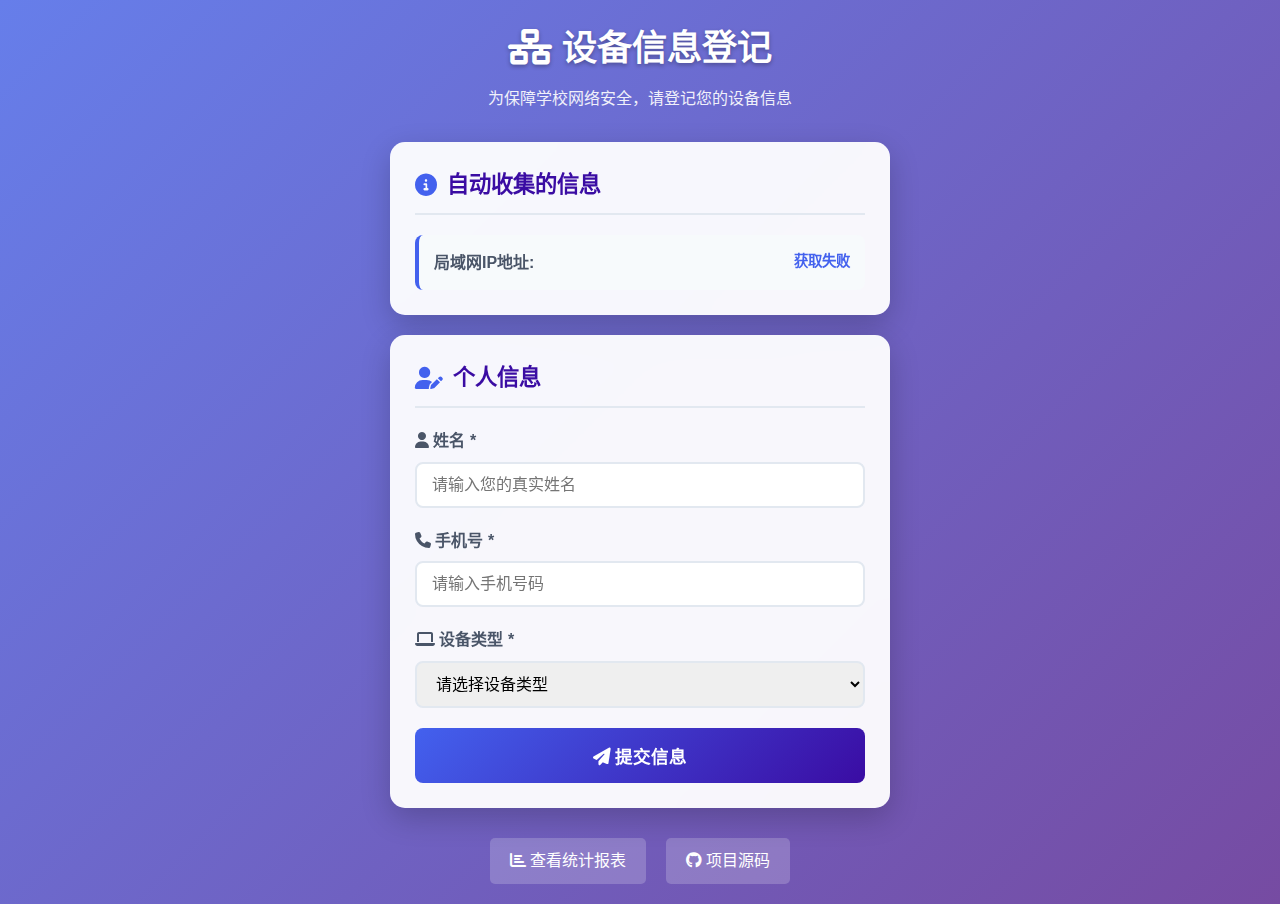
<file: index.html>
<!DOCTYPE html>
<html lang="zh-CN">
<head>
    <meta charset="UTF-8">
    <meta name="viewport" content="width=device-width, initial-scale=1.0">
    <title>设备信息登记 - 学校网络安全</title>
    <link rel="stylesheet" href="https://cdnjs.cloudflare.com/ajax/libs/font-awesome/6.4.0/css/all.min.css">
    <style>
        * {
            margin: 0;
            padding: 0;
            box-sizing: border-box;
            font-family: 'Segoe UI', Tahoma, Geneva, Verdana, sans-serif;
        }

        :root {
            --primary: #4361ee;
            --secondary: #3a0ca3;
            --accent: #4cc9f0;
            --light: #f8f9fa;
            --dark: #212529;
            --success: #4bb543;
            --danger: #dc3545;
            --warning: #ffc107;
        }

        body {
            background: linear-gradient(135deg, #667eea 0%, #764ba2 100%);
            color: var(--dark);
            line-height: 1.6;
            min-height: 100vh;
            padding: 20px;
            display: flex;
            justify-content: center;
            align-items: center;
        }

        .container {
            max-width: 500px;
            width: 100%;
            margin: 0 auto;
        }

        header {
            text-align: center;
            margin-bottom: 30px;
            color: white;
        }

        header h1 {
            font-size: 2.2rem;
            margin-bottom: 10px;
            text-shadow: 0 2px 4px rgba(0,0,0,0.3);
        }

        header p {
            font-size: 1rem;
            opacity: 0.9;
        }

        .card {
            background: rgba(255, 255, 255, 0.95);
            border-radius: 15px;
            padding: 25px;
            margin-bottom: 20px;
            box-shadow: 0 10px 30px rgba(0,0,0,0.2);
            backdrop-filter: blur(10px);
            transition: transform 0.3s ease;
        }

        .card:hover {
            transform: translateY(-5px);
        }

        .card h2 {
            color: var(--secondary);
            margin-bottom: 20px;
            font-size: 1.4rem;
            border-bottom: 2px solid #e2e8f0;
            padding-bottom: 10px;
            display: flex;
            align-items: center;
            gap: 10px;
        }

        .card h2 i {
            color: var(--primary);
        }

        .info-grid {
            display: grid;
            grid-template-columns: 1fr;
            gap: 15px;
        }

        .info-item {
            display: flex;
            justify-content: space-between;
            align-items: center;
            padding: 15px;
            background: #f7fafc;
            border-radius: 8px;
            border-left: 4px solid var(--primary);
        }

        .info-item label {
            font-weight: 600;
            color: #4a5568;
        }

        .info-item .value {
            color: var(--primary);
            font-family: monospace;
            font-size: 0.9rem;
            font-weight: bold;
        }

        .form-group {
            margin-bottom: 20px;
        }

        .form-group label {
            display: block;
            margin-bottom: 8px;
            font-weight: 600;
            color: #4a5568;
        }

        .form-group input,
        .form-group select {
            width: 100%;
            padding: 12px 15px;
            border: 2px solid #e2e8f0;
            border-radius: 8px;
            font-size: 1rem;
            transition: all 0.3s ease;
        }

        .form-group input:focus,
        .form-group select:focus {
            outline: none;
            border-color: var(--primary);
            box-shadow: 0 0 0 3px rgba(67, 97, 238, 0.1);
        }

        .submit-btn {
            width: 100%;
            background: linear-gradient(135deg, var(--primary) 0%, var(--secondary) 100%);
            color: white;
            border: none;
            padding: 15px;
            border-radius: 8px;
            font-size: 1.1rem;
            font-weight: 600;
            cursor: pointer;
            transition: transform 0.2s ease, box-shadow 0.2s ease;
            display: flex;
            justify-content: center;
            align-items: center;
            gap: 10px;
        }

        .submit-btn:hover {
            transform: translateY(-2px);
            box-shadow: 0 5px 15px rgba(67, 97, 238, 0.4);
        }

        .submit-btn:active {
            transform: translateY(0);
        }

        .footer-links {
            display: flex;
            justify-content: center;
            gap: 20px;
            margin-top: 30px;
        }

        .footer-links a {
            color: white;
            text-decoration: none;
            padding: 10px 20px;
            border-radius: 5px;
            background: rgba(255, 255, 255, 0.2);
            transition: background 0.3s ease;
        }

        .footer-links a:hover {
            background: rgba(255, 255, 255, 0.3);
        }

        .toast {
            position: fixed;
            top: 20px;
            right: 20px;
            padding: 15px 20px;
            background: var(--success);
            color: white;
            border-radius: 8px;
            box-shadow: 0 5px 15px rgba(0,0,0,0.2);
            transform: translateX(400px);
            transition: transform 0.3s ease;
            z-index: 1000;
            display: flex;
            align-items: center;
            gap: 10px;
        }

        .toast.show {
            transform: translateX(0);
        }

        .toast.error {
            background: var(--danger);
        }

        .toast.warning {
            background: var(--warning);
            color: var(--dark);
        }

        /* 响应式设计 */
        @media (max-width: 768px) {
            body {
                padding: 10px;
            }
            
            header h1 {
                font-size: 1.8rem;
            }
            
            .card {
                padding: 20px;
            }
            
            .info-item {
                flex-direction: column;
                align-items: flex-start;
                gap: 5px;
            }
            
            .footer-links {
                flex-direction: column;
                align-items: center;
                gap: 10px;
            }
        }

        /* 加载动画 */
        .spinner {
            display: inline-block;
            width: 20px;
            height: 20px;
            border: 3px solid rgba(255,255,255,.3);
            border-radius: 50%;
            border-top-color: #fff;
            animation: spin 1s ease-in-out infinite;
        }

        @keyframes spin {
            to { transform: rotate(360deg); }
        }

        .btn-loading .btn-text {
            display: none;
        }

        .btn-loading .spinner {
            display: inline-block;
        }
    </style>
</head>
<body>
    <div class="container">
        <header>
            <h1><i class="fas fa-network-wired"></i> 设备信息登记</h1>
            <p>为保障学校网络安全，请登记您的设备信息</p>
        </header>

        <div class="card">
            <h2><i class="fas fa-info-circle"></i> 自动收集的信息</h2>
            <div class="info-grid">
                <div class="info-item">
                    <label>局域网IP地址:</label>
                    <span id="localIp" class="value">收集中...</span>
                </div>
            </div>
        </div>

        <form id="deviceForm" class="card">
            <h2><i class="fas fa-user-edit"></i> 个人信息</h2>
            
            <div class="form-group">
                <label for="userName"><i class="fas fa-user"></i> 姓名 *</label>
                <input type="text" id="userName" name="userName" required 
                       placeholder="请输入您的真实姓名">
            </div>
            
            <div class="form-group">
                <label for="phone"><i class="fas fa-phone"></i> 手机号 *</label>
                <input type="tel" id="phone" name="phone" required
                       placeholder="请输入手机号码">
            </div>
            
            <div class="form-group">
                <label for="deviceType"><i class="fas fa-laptop"></i> 设备类型 *</label>
                <select id="deviceType" name="deviceType" required>
                    <option value="">请选择设备类型</option>
                    <option value="台式电脑">台式电脑</option>
                    <option value="笔记本电脑">笔记本电脑</option>
                    <option value="手机">手机</option>
                    <option value="平板">平板</option>
                    <option value="其他">其他</option>
                </select>
            </div>

            <button type="submit" class="submit-btn" id="submitBtn">
                <span class="btn-text"><i class="fas fa-paper-plane"></i> 提交信息</span>
                <span class="spinner" style="display: none;"></span>
            </button>
        </form>

        <div class="footer-links">
            <a href="report.html"><i class="fas fa-chart-bar"></i> 查看统计报表</a>
            <a href="https://github.com/" target="_blank"><i class="fab fa-github"></i> 项目源码</a>
        </div>
    </div>

    <!-- 结果提示 -->
    <div id="toast" class="toast">
        <i class="fas fa-check-circle"></i>
        <span id="toastMessage">提交成功！</span>
    </div>

    <script>
        // 设备信息收集功能
        class DeviceCollector {
            constructor() {
                this.collectedData = {};
                this.init();
            }

            init() {
                this.collectDeviceInfo();
                this.setupFormHandler();
            }

            // 收集设备信息
            async collectDeviceInfo() {
                // 获取局域网IP
                await this.getLocalIP();
            }

            // 获取局域网IP
            async getLocalIP() {
                return new Promise((resolve) => {
                    // 使用WebRTC获取本地IP地址
                    const RTCPeerConnection = window.RTCPeerConnection || 
                                            window.mozRTCPeerConnection || 
                                            window.webkitRTCPeerConnection;
                    
                    if (!RTCPeerConnection) {
                        document.getElementById('localIp').textContent = '不支持WebRTC';
                        this.collectedData.localIp = 'unknown';
                        resolve();
                        return;
                    }

                    const pc = new RTCPeerConnection({ iceServers: [] });
                    pc.createDataChannel('');
                    pc.createOffer().then(pc.setLocalDescription.bind(pc));
                    
                    pc.onicecandidate = (ice) => {
                        if (!ice || !ice.candidate || !ice.candidate.candidate) {
                            document.getElementById('localIp').textContent = '获取失败';
                            this.collectedData.localIp = 'unknown';
                            resolve();
                            return;
                        }
                        
                        const myIP = /([0-9]{1,3}(\.[0-9]{1,3}){3})/.exec(ice.candidate.candidate)[1];
                        document.getElementById('localIp').textContent = myIP;
                        this.collectedData.localIp = myIP;
                        resolve();
                    };
                });
            }

            // 设置表单处理
            setupFormHandler() {
                const form = document.getElementById('deviceForm');
                const submitBtn = document.getElementById('submitBtn');

                form.addEventListener('submit', async (e) => {
                    e.preventDefault();
                    
                    if (!this.validateForm(form)) {
                        return;
                    }

                    // 显示加载状态
                    submitBtn.classList.add('btn-loading');

                    try {
                        await this.submitFormData(form);
                        this.showToast('信息提交成功！', 'success');
                        form.reset();
                    } catch (error) {
                        console.error('提交失败:', error);
                        this.showToast('提交失败，请重试', 'error');
                    } finally {
                        // 恢复按钮状态
                        submitBtn.classList.remove('btn-loading');
                    }
                });
            }

            // 验证表单
            validateForm(form) {
                const requiredFields = form.querySelectorAll('[required]');
                let isValid = true;

                requiredFields.forEach(field => {
                    if (!field.value.trim()) {
                        field.style.borderColor = '#f56565';
                        isValid = false;
                    } else {
                        field.style.borderColor = '#e2e8f0';
                    }
                });

                // 验证手机号格式
                const phoneField = document.getElementById('phone');
                if (phoneField.value && !this.isValidPhone(phoneField.value)) {
                    phoneField.style.borderColor = '#f56565';
                    this.showToast('请输入正确的手机号码', 'error');
                    isValid = false;
                }

                if (!isValid) {
                    this.showToast('请填写所有必填字段', 'error');
                }

                return isValid;
            }

            // 验证手机号格式
            isValidPhone(phone) {
                const phoneRegex = /^1[3-9]\d{9}$/;
                return phoneRegex.test(phone);
            }

            // 提交表单数据
            async submitFormData(form) {
                const formData = new FormData(form);
                const userData = {
                    userName: formData.get('userName'),
                    phone: formData.get('phone'),
                    deviceType: formData.get('deviceType'),
                    ...this.collectedData,
                    timestamp: new Date().toISOString(),
                    userAgent: navigator.userAgent
                };

                // 保存到本地存储
                this.saveToLocalStorage(userData);
                
                // 模拟网络请求延迟
                await new Promise(resolve => setTimeout(resolve, 1000));
            }

            // 保存到本地存储
            saveToLocalStorage(data) {
                let existingData = JSON.parse(localStorage.getItem('deviceCollectionData') || '[]');
                
                // 检查是否已存在相同的IP地址
                const existingIndex = existingData.findIndex(item => 
                    item.localIp === data.localIp
                );
                
                if (existingIndex !== -1) {
                    // 更新现有记录
                    existingData[existingIndex] = data;
                } else {
                    // 添加新记录
                    existingData.push(data);
                }
                
                localStorage.setItem('deviceCollectionData', JSON.stringify(existingData));
                
                console.log('数据已保存到本地存储:', data);
                console.log('总记录数:', existingData.length);
            }

            // 显示提示信息
            showToast(message, type = 'success') {
                const toast = document.getElementById('toast');
                const toastMessage = document.getElementById('toastMessage');
                
                toastMessage.textContent = message;
                toast.className = `toast ${type}`;
                
                // 设置图标
                const icon = toast.querySelector('i');
                icon.className = type === 'success' ? 'fas fa-check-circle' : 
                                type === 'error' ? 'fas fa-exclamation-circle' : 
                                'fas fa-exclamation-triangle';
                
                toast.classList.add('show');

                setTimeout(() => {
                    toast.classList.remove('show');
                }, 3000);
            }
        }

        // 页面初始化
        document.addEventListener('DOMContentLoaded', function() {
            new DeviceCollector();
        });
    </script>
</body>
</html>
</file>
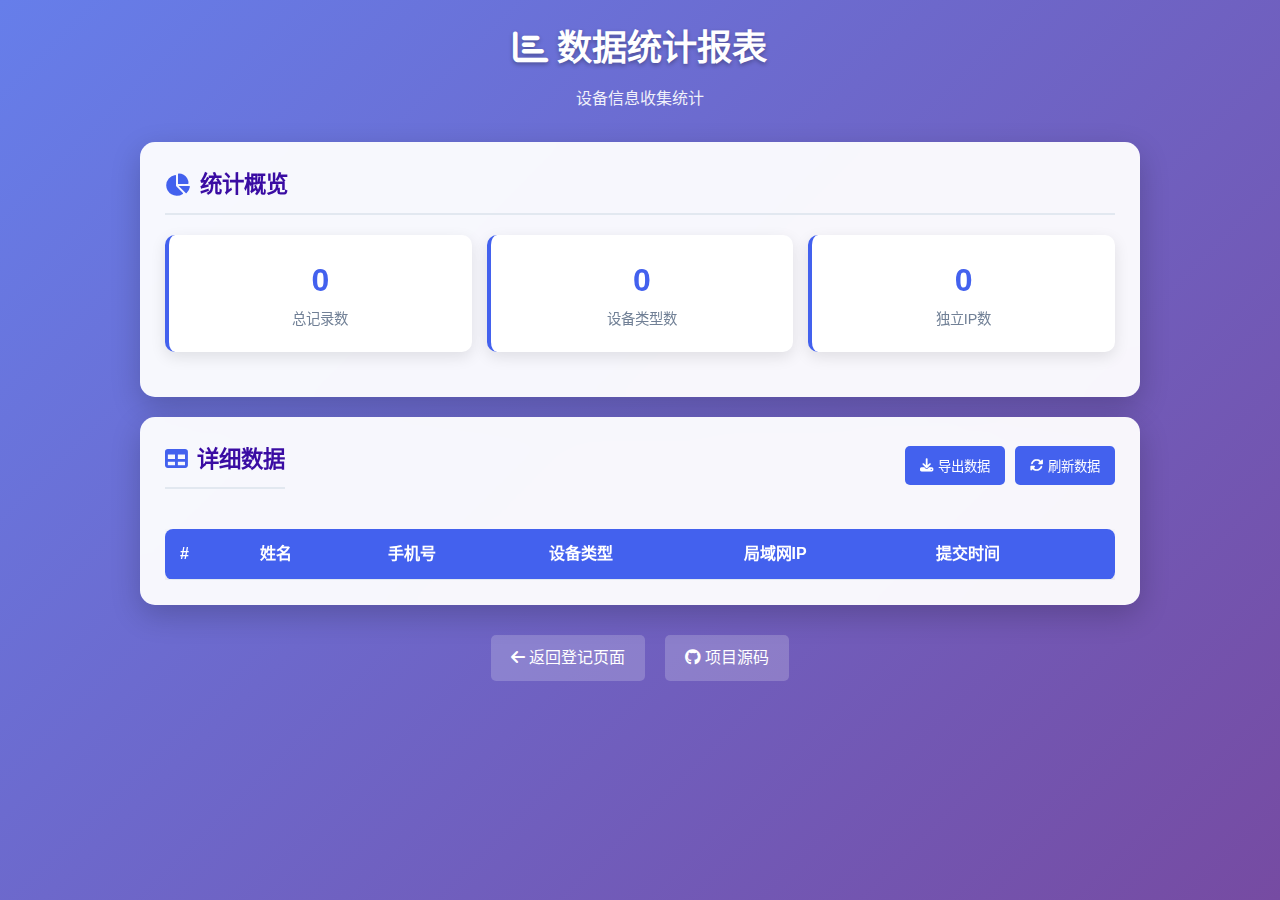
<file: report.html>
<!DOCTYPE html>
<html lang="zh-CN">
<head>
    <meta charset="UTF-8">
    <meta name="viewport" content="width=device-width, initial-scale=1.0">
    <title>数据报表 - 设备信息收集</title>
    <link rel="stylesheet" href="https://cdnjs.cloudflare.com/ajax/libs/font-awesome/6.4.0/css/all.min.css">
    <style>
        * {
            margin: 0;
            padding: 0;
            box-sizing: border-box;
            font-family: 'Segoe UI', Tahoma, Geneva, Verdana, sans-serif;
        }

        :root {
            --primary: #4361ee;
            --secondary: #3a0ca3;
            --accent: #4cc9f0;
            --light: #f8f9fa;
            --dark: #212529;
            --success: #4bb543;
            --danger: #dc3545;
            --warning: #ffc107;
        }

        body {
            background: linear-gradient(135deg, #667eea 0%, #764ba2 100%);
            color: var(--dark);
            line-height: 1.6;
            min-height: 100vh;
            padding: 20px;
        }

        .container {
            max-width: 1000px;
            width: 100%;
            margin: 0 auto;
        }

        header {
            text-align: center;
            margin-bottom: 30px;
            color: white;
        }

        header h1 {
            font-size: 2.2rem;
            margin-bottom: 10px;
            text-shadow: 0 2px 4px rgba(0,0,0,0.3);
        }

        header p {
            font-size: 1rem;
            opacity: 0.9;
        }

        .card {
            background: rgba(255, 255, 255, 0.95);
            border-radius: 15px;
            padding: 25px;
            margin-bottom: 20px;
            box-shadow: 0 10px 30px rgba(0,0,0,0.2);
            backdrop-filter: blur(10px);
        }

        .card h2 {
            color: var(--secondary);
            margin-bottom: 20px;
            font-size: 1.4rem;
            border-bottom: 2px solid #e2e8f0;
            padding-bottom: 10px;
            display: flex;
            align-items: center;
            gap: 10px;
        }

        .card h2 i {
            color: var(--primary);
        }

        .stats-grid {
            display: grid;
            grid-template-columns: repeat(auto-fit, minmax(200px, 1fr));
            gap: 15px;
            margin: 20px 0;
        }

        .stat-card {
            background: white;
            padding: 20px;
            border-radius: 10px;
            text-align: center;
            box-shadow: 0 5px 15px rgba(0,0,0,0.1);
            border-left: 4px solid var(--primary);
        }

        .stat-number {
            font-size: 2rem;
            font-weight: bold;
            color: var(--primary);
            display: block;
        }

        .stat-label {
            color: #718096;
            font-size: 0.9rem;
        }

        .table-container {
            overflow-x: auto;
            margin-top: 20px;
        }

        .data-table {
            width: 100%;
            border-collapse: collapse;
            background: white;
            border-radius: 8px;
            overflow: hidden;
            box-shadow: 0 5px 15px rgba(0,0,0,0.1);
        }

        .data-table th,
        .data-table td {
            padding: 12px 15px;
            text-align: left;
            border-bottom: 1px solid #e2e8f0;
        }

        .data-table th {
            background: var(--primary);
            color: white;
            font-weight: 600;
        }

        .data-table tr:hover {
            background: #f7fafc;
        }

        .footer-links {
            display: flex;
            justify-content: center;
            gap: 20px;
            margin-top: 30px;
        }

        .footer-links a {
            color: white;
            text-decoration: none;
            padding: 10px 20px;
            border-radius: 5px;
            background: rgba(255, 255, 255, 0.2);
            transition: background 0.3s ease;
        }

        .footer-links a:hover {
            background: rgba(255, 255, 255, 0.3);
        }

        .action-buttons {
            display: flex;
            gap: 10px;
            margin-bottom: 20px;
        }

        .action-btn {
            padding: 10px 15px;
            background: var(--primary);
            color: white;
            border: none;
            border-radius: 5px;
            cursor: pointer;
            transition: background 0.3s ease;
            display: flex;
            align-items: center;
            gap: 5px;
        }

        .action-btn:hover {
            background: var(--secondary);
        }

        @media (max-width: 768px) {
            body {
                padding: 10px;
            }
            
            header h1 {
                font-size: 1.8rem;
            }
            
            .card {
                padding: 20px;
            }
            
            .stats-grid {
                grid-template-columns: 1fr;
            }
            
            .footer-links {
                flex-direction: column;
                align-items: center;
                gap: 10px;
            }
            
            .action-buttons {
                flex-direction: column;
            }
        }
    </style>
</head>
<body>
    <div class="container">
        <header>
            <h1><i class="fas fa-chart-bar"></i> 数据统计报表</h1>
            <p>设备信息收集统计</p>
        </header>

        <div class="card">
            <h2><i class="fas fa-chart-pie"></i> 统计概览</h2>
            <div class="stats-grid">
                <div class="stat-card">
                    <span class="stat-number" id="totalRecords">0</span>
                    <span class="stat-label">总记录数</span>
                </div>
                <div class="stat-card">
                    <span class="stat-number" id="deviceTypes">0</span>
                    <span class="stat-label">设备类型数</span>
                </div>
                <div class="stat-card">
                    <span class="stat-number" id="uniqueIPs">0</span>
                    <span class="stat-label">独立IP数</span>
                </div>
            </div>
        </div>

        <div class="card">
            <div style="display: flex; justify-content: space-between; align-items: center; margin-bottom: 20px;">
                <h2><i class="fas fa-table"></i> 详细数据</h2>
                <div class="action-buttons">
                    <button id="exportData" class="action-btn">
                        <i class="fas fa-download"></i> 导出数据
                    </button>
                    <button id="refreshData" class="action-btn">
                        <i class="fas fa-sync-alt"></i> 刷新数据
                    </button>
                </div>
            </div>
            
            <div class="table-container">
                <table class="data-table" id="dataTable">
                    <thead>
                        <tr>
                            <th>#</th>
                            <th>姓名</th>
                            <th>手机号</th>
                            <th>设备类型</th>
                            <th>局域网IP</th>
                            <th>提交时间</th>
                        </tr>
                    </thead>
                    <tbody>
                        <!-- 数据将通过JavaScript动态填充 -->
                    </tbody>
                </table>
            </div>
        </div>

        <div class="footer-links">
            <a href="index.html"><i class="fas fa-arrow-left"></i> 返回登记页面</a>
            <a href="https://github.com/" target="_blank"><i class="fab fa-github"></i> 项目源码</a>
        </div>
    </div>

    <script>
        // 报表功能
        class ReportViewer {
            constructor() {
                this.data = [];
                this.init();
            }

            init() {
                this.loadData();
                this.renderReport();
                this.setupEventHandlers();
            }

            loadData() {
                const storedData = localStorage.getItem('deviceCollectionData');
                this.data = storedData ? JSON.parse(storedData) : [];
            }

            renderReport() {
                this.renderStats();
                this.renderTable();
            }

            renderStats() {
                const totalElement = document.getElementById('totalRecords');
                const deviceTypesElement = document.getElementById('deviceTypes');
                const uniqueIPsElement = document.getElementById('uniqueIPs');

                if (totalElement) {
                    totalElement.textContent = this.data.length;
                }

                if (deviceTypesElement) {
                    const deviceTypes = new Set(this.data.map(item => item.deviceType));
                    deviceTypesElement.textContent = deviceTypes.size;
                }

                if (uniqueIPsElement) {
                    const uniqueIPs = new Set(this.data.map(item => item.localIp));
                    uniqueIPsElement.textContent = uniqueIPs.size;
                }
            }

            renderTable() {
                const tbody = document.querySelector('#dataTable tbody');
                if (!tbody) return;

                tbody.innerHTML = '';

                this.data.forEach((item, index) => {
                    const row = document.createElement('tr');
                    row.innerHTML = `
                        <td>${index + 1}</td>
                        <td>${this.escapeHtml(item.userName)}</td>
                        <td>${this.escapeHtml(item.phone)}</td>
                        <td>${this.escapeHtml(item.deviceType)}</td>
                        <td>${this.escapeHtml(item.localIp)}</td>
                        <td>${this.formatDate(item.timestamp)}</td>
                    `;
                    tbody.appendChild(row);
                });
            }

            escapeHtml(text) {
                if (!text) return '';
                const div = document.createElement('div');
                div.textContent = text;
                return div.innerHTML;
            }

            formatDate(dateString) {
                const date = new Date(dateString);
                return date.toLocaleString('zh-CN');
            }

            setupEventHandlers() {
                const exportBtn = document.getElementById('exportData');
                const refreshBtn = document.getElementById('refreshData');

                if (exportBtn) {
                    exportBtn.addEventListener('click', () => this.exportData());
                }

                if (refreshBtn) {
                    refreshBtn.addEventListener('click', () => this.refreshData());
                }
            }

            exportData() {
                const dataStr = JSON.stringify(this.data, null, 2);
                const dataBlob = new Blob([dataStr], { type: 'application/json' });
                
                const link = document.createElement('a');
                link.href = URL.createObjectURL(dataBlob);
                link.download = `device-data-${new Date().toISOString().split('T')[0]}.json`;
                link.click();
                
                alert('数据导出成功！');
            }

            refreshData() {
                this.loadData();
                this.renderReport();
                alert('数据已刷新！');
            }
        }

        // 页面初始化
        document.addEventListener('DOMContentLoaded', function() {
            new ReportViewer();
        });
    </script>
</body>
</html>
</file>
